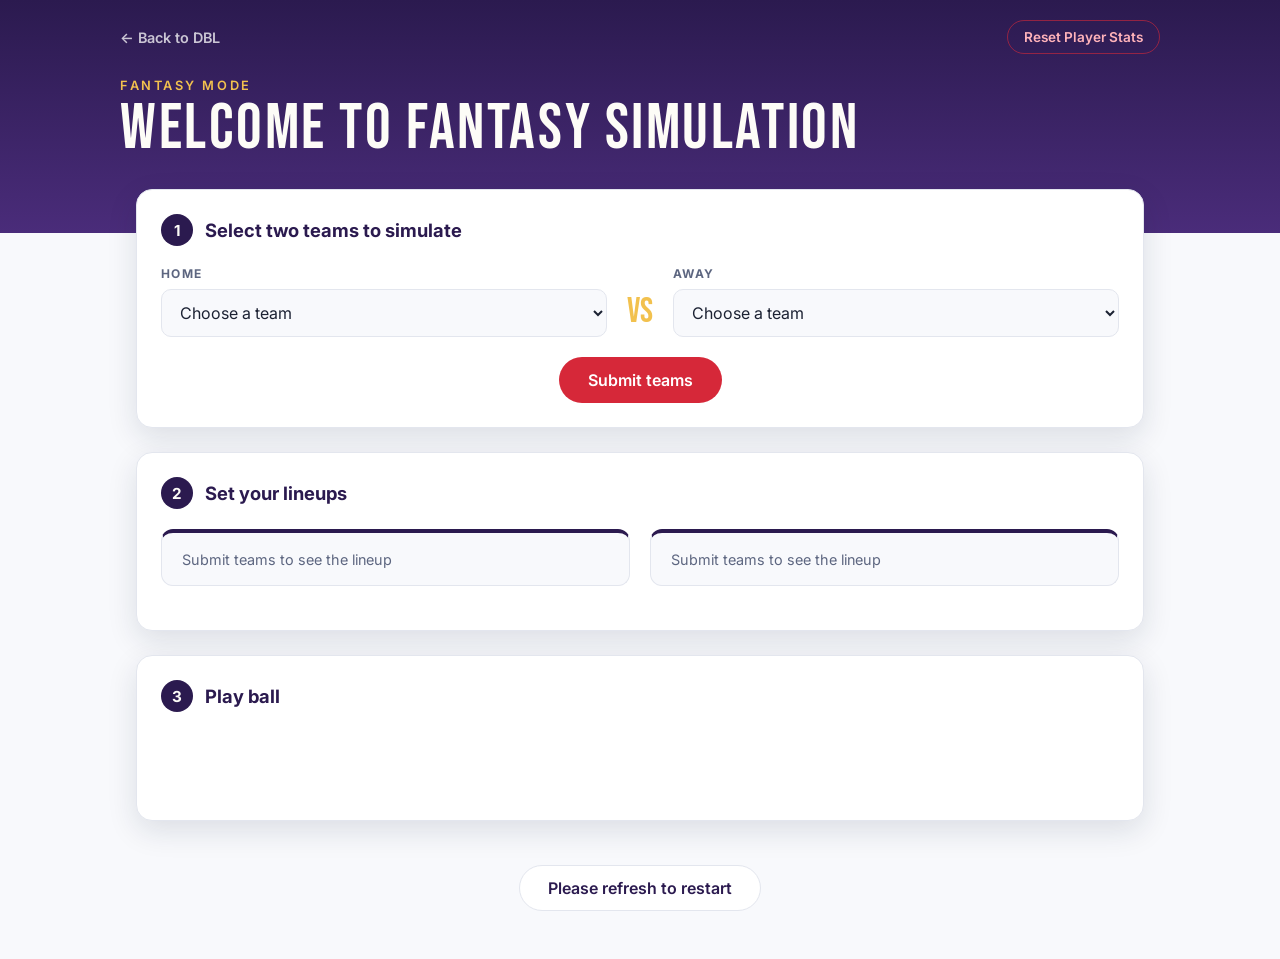
<file: fantasySimulationPage.html>
<!DOCTYPE html>
<html lang="en">
<head>
    <meta charset="UTF-8">
    <meta name="viewport" content="width=device-width, initial-scale=1.0">
    <title>Fantasy Simulation - DBL</title>
    <link rel="preconnect" href="https://fonts.googleapis.com">
    <link rel="preconnect" href="https://fonts.gstatic.com" crossorigin>
    <link href="https://fonts.googleapis.com/css2?family=Bebas+Neue&family=Inter:wght@400;500;600;700&display=swap" rel="stylesheet">
    <link rel="stylesheet" href="simulationDesign.css">
</head>
<body class="fantasy">
    <header class="page-header">
        <div class="header-inner">
            <div class="header-top">
                <button id="goBack" class="back-link">← Back to DBL</button>
                <button id="resetStatsBtn" class="btn btn-reset">Reset Player Stats</button>
            </div>
            <p class="eyebrow">Fantasy Mode</p>
            <h1 id="title">Welcome to Fantasy Simulation</h1>
        </div>
    </header>

    <main class="page">
        <!-- Step 1: pick the teams -->
        <section class="card">
            <h2 class="step-title"><span class="step-num">1</span> Select two teams to simulate</h2>
            <div class="matchup">
                <label class="team-pick">
                    <span class="team-side">Home</span>
                    <select id="teams1" name="teams">
                        <option>Choose a team</option>
                        <option value="Korea">Korea</option>
                        <option value="America">America</option>
                        <option value="Fantasy">Fantasy</option>
                    </select>
                </label>
                <span class="vs">VS</span>
                <label class="team-pick">
                    <span class="team-side">Away</span>
                    <select id="teams2" name="teams">
                        <option>Choose a team</option>
                        <option value="Korea">Korea</option>
                        <option value="America">America</option>
                        <option value="Fantasy">Fantasy</option>
                    </select>
                </label>
            </div>
            <div class="controls">
                <button id="submitTeams" class="btn btn-primary">Submit teams</button>
                <p id="noSubmitTeam" class="error"></p>
            </div>
        </section>

        <!-- Step 2: set the lineups -->
        <section class="card">
            <h2 class="step-title"><span class="step-num">2</span> Set your lineups</h2>
            <div class="lineups">
                <div id="lineupDisplay1" class="lineup-card"></div>
                <div id="lineupDisplay2" class="lineup-card"></div>
            </div>
            <div class="controls">
                <button id="submitRoster" class="btn btn-primary" style="display: none;">Submit chosen roster</button>
                <p id="rosterSubmitted" class="success" style="display: none;">Roster Submitted!</p>
            </div>
        </section>

        <!-- Step 3: play the game -->
        <section class="card">
            <h2 class="step-title"><span class="step-num">3</span> Play ball</h2>
            <div class="controls">
                <button id="submitStart" class="btn btn-primary" style="display: none;">Click to start</button>
                <p id="cantStart" class="status"></p>
            </div>

            <div id="scoreDisplay"></div>

            <div class="feed">
                <div>
                    <p id="topInning" class="feed-title"></p>
                    <p id="displayTopInning" class="feed-log"></p>
                    <p id="inningScoreTop" class="feed-score"></p>
                </div>
                <div>
                    <p id="bottomInning" class="feed-title"></p>
                    <p id="displayBottomInning" class="feed-log"></p>
                    <p id="inningScoreBottom" class="feed-score"></p>
                </div>
            </div>

            <div class="result">
                <p id="score" class="final-score"></p>
                <p id="result" class="result-text"></p>
                <button id="saveStatsBtn" class="btn btn-primary" style="display: none;">Save Player Stats</button>
            </div>
        </section>

        <div class="controls">
            <button id="refresh" class="btn btn-ghost">Please refresh to restart</button>
        </div>
    </main>

    <script src="fantasySimulationFunction.js"></script>
</body>
</html>
</file>
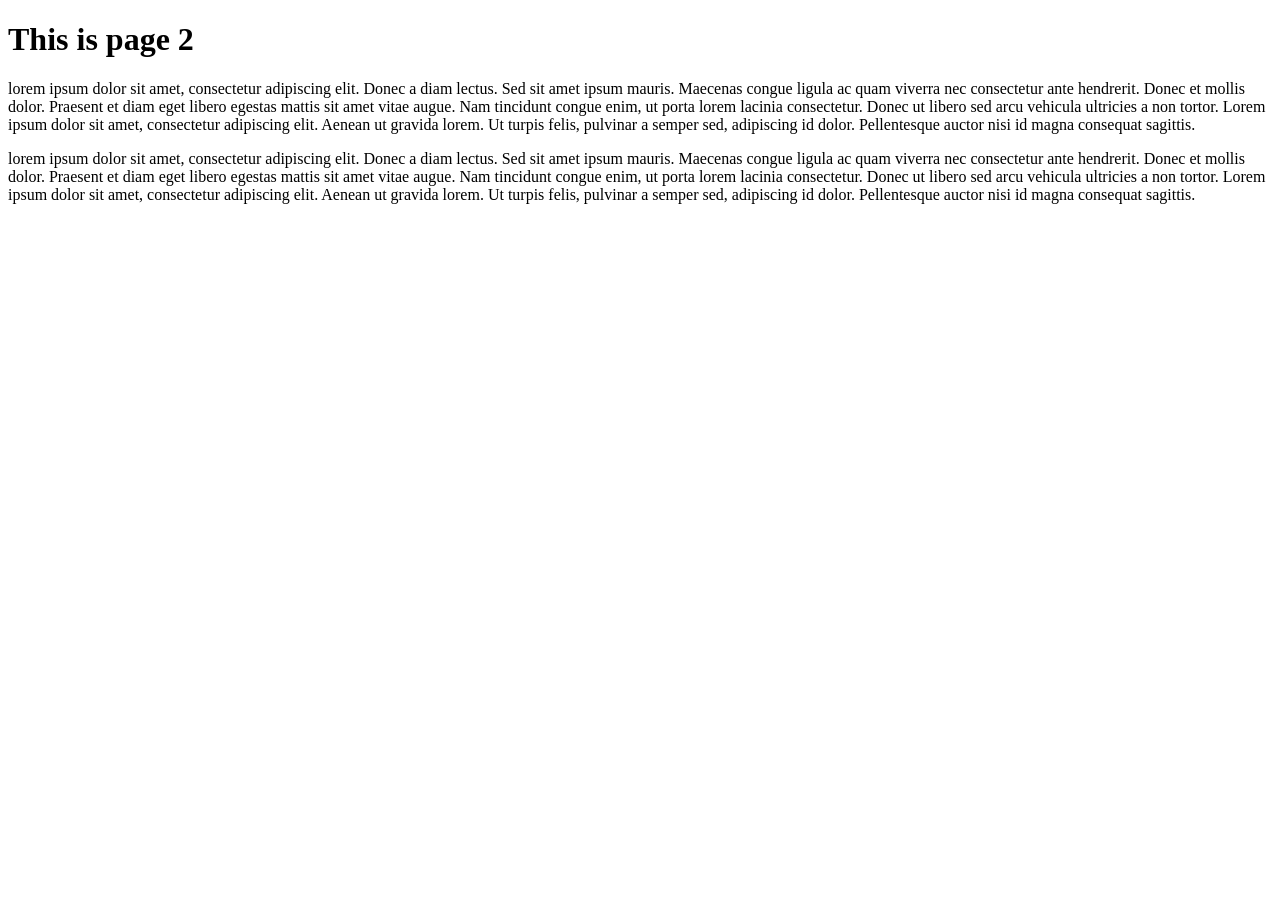
<file: page2.html>
<!DOCTYPE html>
<html lang="en">
<head>
    <meta charset="UTF-8">
    <meta name="viewport" content="width=>, initial-scale=1.0">
    <title>Document</title>
    <link rel="stylesheet" href="style.css">
</head>
<body>

    <h1>This is page 2</h1>
    <p>lorem ipsum dolor sit amet, consectetur adipiscing elit. Donec a diam lectus. Sed sit amet ipsum mauris. Maecenas congue ligula ac quam viverra nec consectetur ante hendrerit. Donec et mollis dolor. Praesent et diam eget libero egestas mattis sit amet vitae augue. Nam tincidunt congue enim, ut porta lorem lacinia consectetur. Donec ut libero sed arcu vehicula ultricies a non tortor. Lorem ipsum dolor sit amet, consectetur adipiscing elit. Aenean ut gravida lorem. Ut turpis felis, pulvinar a semper sed, adipiscing id dolor. Pellentesque auctor nisi id magna consequat sagittis.</p>
    <p>lorem ipsum dolor sit amet, consectetur adipiscing elit. Donec a diam lectus. Sed sit amet ipsum mauris. Maecenas congue ligula ac quam viverra nec consectetur ante hendrerit. Donec et mollis dolor. Praesent et diam eget libero egestas mattis sit amet vitae augue. Nam tincidunt congue enim, ut porta lorem lacinia consectetur. Donec ut libero sed arcu vehicula ultricies a non tortor. Lorem ipsum dolor sit amet, consectetur adipiscing elit. Aenean ut gravida lorem. Ut turpis felis, pulvinar a semper sed, adipiscing id dolor. Pellentesque auctor nisi id magna consequat sagittis.</p>
</body>
</html>
</file>
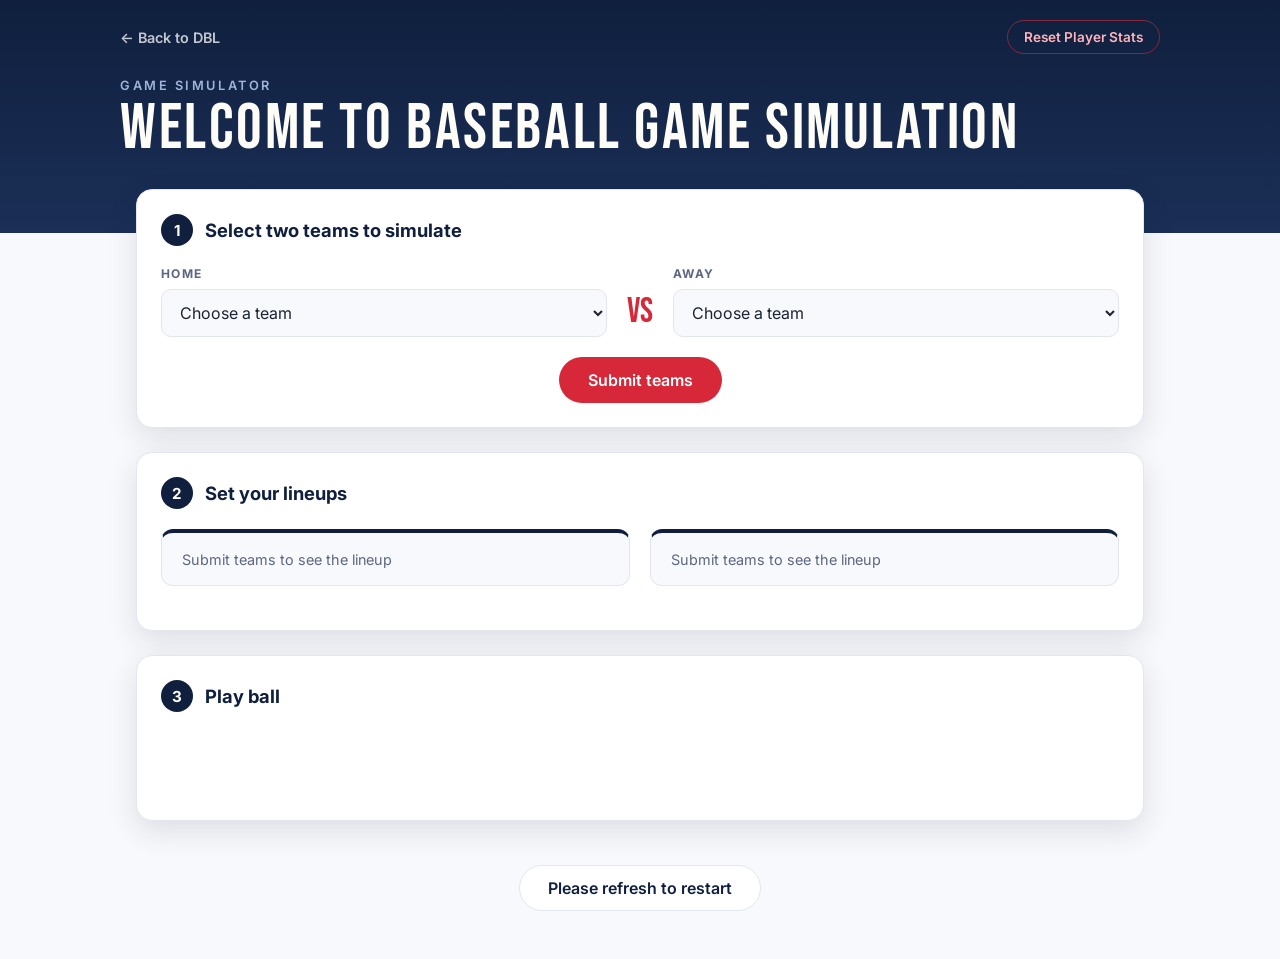
<file: simulationPage.html>
<!DOCTYPE html>
<html lang="en">
<head>
    <meta charset="UTF-8">
    <meta name="viewport" content="width=device-width, initial-scale=1.0">
    <title>Game Simulation - DBL</title>
    <link rel="preconnect" href="https://fonts.googleapis.com">
    <link rel="preconnect" href="https://fonts.gstatic.com" crossorigin>
    <link href="https://fonts.googleapis.com/css2?family=Bebas+Neue&family=Inter:wght@400;500;600;700&display=swap" rel="stylesheet">
    <link rel="stylesheet" href="simulationDesign.css">
</head>
<body>
    <header class="page-header">
        <div class="header-inner">
            <div class="header-top">
                <button id="goBack" class="back-link">← Back to DBL</button>
                <button id="resetStatsBtn" class="btn btn-reset">Reset Player Stats</button>
            </div>
            <p class="eyebrow">Game Simulator</p>
            <h1 id="title">Welcome to Baseball Game Simulation</h1>
        </div>
    </header>

    <main class="page">
        <!-- Step 1: pick the teams -->
        <section class="card">
            <h2 class="step-title"><span class="step-num">1</span> Select two teams to simulate</h2>
            <div class="matchup">
                <label class="team-pick">
                    <span class="team-side">Home</span>
                    <select id="teams1" name="teams">
                        <option>Choose a team</option>
                        <option value="Kia Tigers">Kia Tigers</option>
                        <option value="Lotte Giants">Lotte Giants</option>
                        <option value="LG Twins">LG Twins</option>
                        <option value="Samsung Lions">Samsung Lions</option>
                    </select>
                </label>
                <span class="vs">VS</span>
                <label class="team-pick">
                    <span class="team-side">Away</span>
                    <select id="teams2" name="teams">
                        <option>Choose a team</option>
                        <option value="Kia Tigers">Kia Tigers</option>
                        <option value="Lotte Giants">Lotte Giants</option>
                        <option value="LG Twins">LG Twins</option>
                        <option value="Samsung Lions">Samsung Lions</option>
                    </select>
                </label>
            </div>
            <div class="controls">
                <button id="submitTeams" class="btn btn-primary">Submit teams</button>
                <p id="noSubmitTeam" class="error"></p>
            </div>
        </section>

        <!-- Step 2: set the lineups -->
        <section class="card">
            <h2 class="step-title"><span class="step-num">2</span> Set your lineups</h2>
            <div class="lineups">
                <div id="lineupDisplay1" class="lineup-card"></div>
                <div id="lineupDisplay2" class="lineup-card"></div>
            </div>
            <div class="controls">
                <button id="submitRoster" class="btn btn-primary" style="display: none;">Submit chosen roster</button>
                <p id="rosterSubmitted" class="success" style="display: none;">Roster Submitted!</p>
            </div>
        </section>

        <!-- Step 3: play the game -->
        <section class="card">
            <h2 class="step-title"><span class="step-num">3</span> Play ball</h2>
            <div class="controls">
                <button id="submitStart" class="btn btn-primary" style="display: none;">Click to start</button>
                <p id="cantStart" class="status"></p>
            </div>

            <div id="scoreDisplay"></div>

            <div class="feed">
                <div>
                    <p id="topInning" class="feed-title"></p>
                    <p id="displayTopInning" class="feed-log"></p>
                    <p id="inningScoreTop" class="feed-score"></p>
                </div>
                <div>
                    <p id="bottomInning" class="feed-title"></p>
                    <p id="displayBottomInning" class="feed-log"></p>
                    <p id="inningScoreBottom" class="feed-score"></p>
                </div>
            </div>

            <div class="result">
                <p id="score" class="final-score"></p>
                <p id="result" class="result-text"></p>
                <button id="saveStatsBtn" class="btn btn-primary" style="display: none;">Save Player Stats</button>
            </div>
        </section>

        <div class="controls">
            <button id="refresh" class="btn btn-ghost">Please refresh to restart</button>
        </div>
    </main>

    <script src="simulationFunction.js"></script>
</body>
</html>
</file>
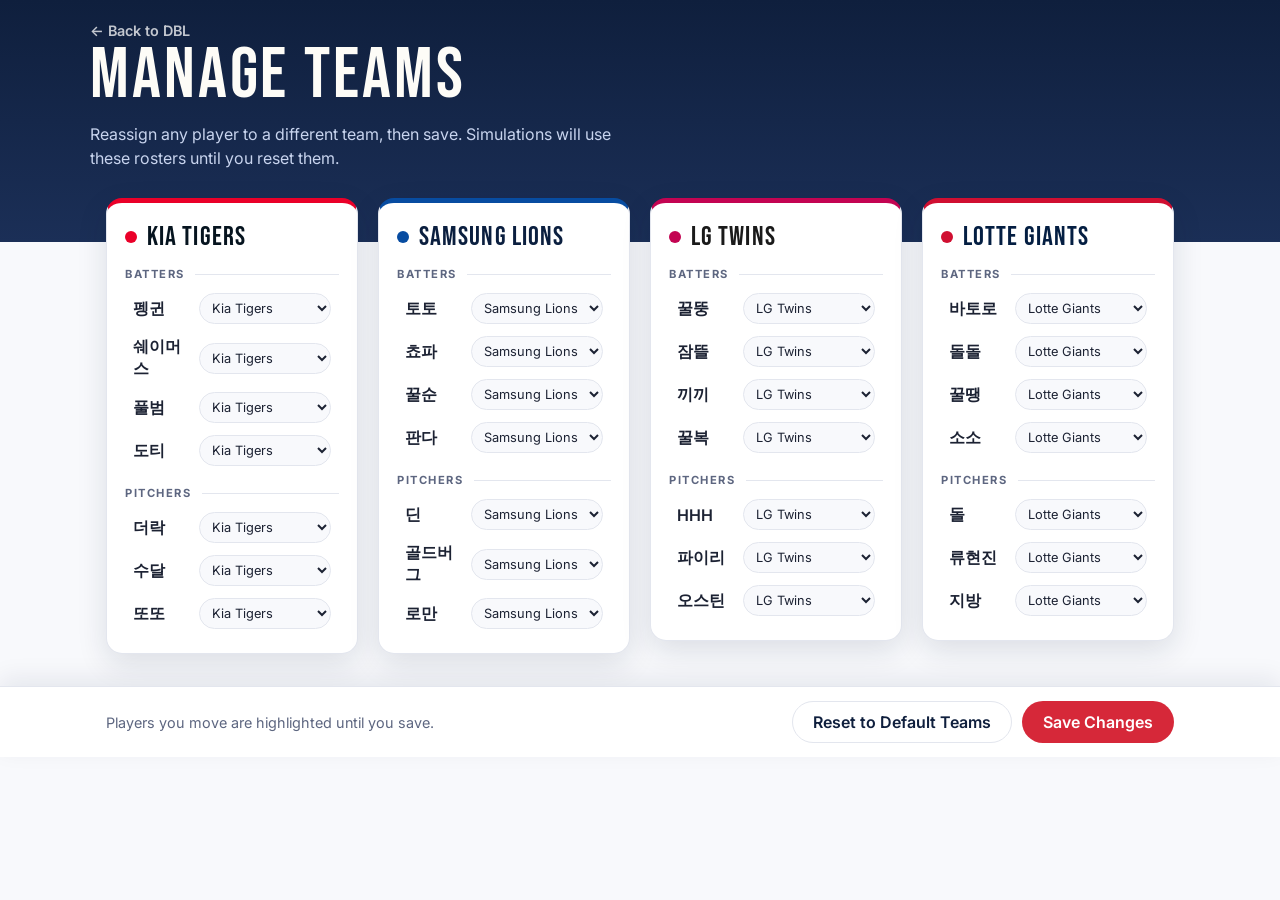
<file: teamManager.html>
<!DOCTYPE html>
<html lang="en">
<head>
    <meta charset="UTF-8">
    <meta name="viewport" content="width=device-width, initial-scale=1.0">
    <title>Manage Teams - DBL</title>
    <link rel="preconnect" href="https://fonts.googleapis.com">
    <link rel="preconnect" href="https://fonts.gstatic.com" crossorigin>
    <link href="https://fonts.googleapis.com/css2?family=Bebas+Neue&family=Inter:wght@400;500;600;700&display=swap" rel="stylesheet">
    <link rel="stylesheet" href="teamManagerDesign.css">
</head>
<body>
    <header class="page-header">
        <div class="header-inner">
            <button id="goBack" class="back-link">← Back to DBL</button>
            <h1 id="title">Manage Teams</h1>
            <p id="subtitle">Reassign any player to a different team, then save. Simulations will use these rosters until you reset them.</p>
        </div>
    </header>

    <main class="page">
        <div id="teamBoard"></div>
    </main>

    <div id="actionBar">
        <div class="messages">
            <p class="hint">Players you move are highlighted until you save.</p>
            <p id="warning"></p>
            <p id="savedMsg"></p>
        </div>
        <div class="buttons">
            <button id="resetTeamsBtn" class="btn btn-ghost">Reset to Default Teams</button>
            <button id="saveTeamsBtn" class="btn btn-primary">Save Changes</button>
        </div>
    </div>

    <script src="teamManagerFunction.js"></script>
</body>
</html>
</file>
<file: simulationDesign.css>
/* ===== Theme (same colours as the other pages) ===== */
:root {
    --navy: #0f1f3d;
    --navy-2: #1b2f57;
    --red: #d62839;
    --grass: #2f7d32;
    --chalk: #fdfcf7;
    --ink: #1c2233;
    --muted: #5d6680;
    --line: #e3e6ee;
    --soft: #f8f9fc;
    --radius: 16px;
    --shadow: 0 10px 30px rgba(15, 31, 61, 0.12);
}

* {
    box-sizing: border-box;
}

body {
    margin: 0;
    min-height: 100vh;
    font-family: 'Inter', system-ui, sans-serif;
    color: var(--ink);
    background: var(--soft);
}

/* ===== Header ===== */
.page-header {
    padding: 20px 16px 72px;
    color: var(--chalk);
    background: linear-gradient(180deg, var(--navy), var(--navy-2));
}

.header-inner {
    max-width: 1040px;
    margin: 0 auto;
}

.header-top {
    display: flex;
    align-items: center;
    justify-content: space-between;
    gap: 16px;
}

.back-link {
    padding: 0;
    font: inherit;
    font-size: 0.9rem;
    font-weight: 600;
    color: rgba(255, 255, 255, 0.75);
    background: none;
    border: none;
    cursor: pointer;
}

.back-link:hover {
    color: #fff;
}

.eyebrow {
    margin: 24px 0 4px;
    font-size: 0.8rem;
    font-weight: 600;
    letter-spacing: 0.2em;
    text-transform: uppercase;
    color: #9fb4dd;
}

#title {
    margin: 0;
    font-family: 'Bebas Neue', Impact, sans-serif;
    font-weight: 400;
    font-size: clamp(2.4rem, 7vw, 4rem);
    line-height: 1;
    letter-spacing: 0.04em;
}

/* ===== Page layout ===== */
.page {
    max-width: 1040px;
    margin: -44px auto 0;   /* pull the cards up over the header */
    padding: 0 16px 48px;
    display: flex;
    flex-direction: column;
    gap: 24px;
}

/* Hide message paragraphs until the script puts text in them */
.page p:empty {
    display: none;
}

/* ===== Cards and step headings ===== */
.card {
    padding: 24px;
    background: #fff;
    border: 1px solid var(--line);
    border-radius: var(--radius);
    box-shadow: var(--shadow);
}

.step-title {
    display: flex;
    align-items: center;
    gap: 12px;
    margin: 0 0 20px;
    font-size: 1.15rem;
    color: var(--navy);
}

.step-num {
    flex-shrink: 0;   /* keep it a circle when the heading wraps */
    display: grid;
    place-items: center;
    width: 32px;
    height: 32px;
    border-radius: 50%;
    font-size: 0.95rem;
    color: var(--chalk);
    background: var(--navy);
}

/* ===== Step 1: matchup ===== */
.matchup {
    display: grid;
    grid-template-columns: 1fr auto 1fr;
    align-items: end;
    gap: 20px;
}

.team-pick {
    display: flex;
    flex-direction: column;
    gap: 8px;
}

.team-side {
    font-size: 0.75rem;
    font-weight: 700;
    letter-spacing: 0.12em;
    text-transform: uppercase;
    color: var(--muted);
}

.vs {
    padding-bottom: 4px;
    font-family: 'Bebas Neue', Impact, sans-serif;
    font-size: 2.2rem;
    color: var(--red);
}

select {
    width: 100%;
    padding: 12px 14px;
    font: inherit;
    color: var(--ink);
    background: var(--soft);
    border: 1px solid var(--line);
    border-radius: 10px;
    cursor: pointer;
}

select:focus {
    outline: 2px solid var(--navy);
    outline-offset: 1px;
}

/* ===== Buttons and messages ===== */
.controls {
    display: flex;
    flex-direction: column;
    align-items: center;
    gap: 10px;
    margin-top: 20px;
}

.btn {
    padding: 12px 28px;
    font: inherit;
    font-weight: 600;
    border: 1px solid transparent;
    border-radius: 999px;
    cursor: pointer;
    transition: transform 0.15s ease, background-color 0.15s ease;
}

.btn:hover {
    transform: translateY(-2px);
}

.btn-primary {
    color: #fff;
    background: var(--red);
}

.btn-primary:hover {
    background: #a91d2c;
}

.btn-ghost {
    color: var(--navy);
    background: #fff;
    border-color: var(--line);
}

/* "Reset Player Stats" in the header: quiet, turns red on hover */
.btn-reset {
    padding: 8px 16px;
    font-size: 0.85rem;
    color: #ffb3ba;
    background: transparent;
    border-color: rgba(214, 40, 57, 0.6);
}

.btn-reset:hover {
    color: #fff;
    background: var(--red);
}

.error {
    margin: 0;
    font-weight: 500;
    color: var(--red);
}

.success {
    margin: 0;
    font-weight: 600;
    color: var(--grass);
}

.status {
    margin: 0;
    padding: 6px 14px;
    font-weight: 600;
    color: var(--navy);
    background: #eef2fa;
    border-radius: 999px;
}

/* ===== Step 2: lineup cards ===== */
.lineups {
    display: grid;
    grid-template-columns: 1fr 1fr;
    gap: 20px;
}

.lineup-card {
    padding: 16px 20px;
    background: var(--soft);
    border: 1px solid var(--line);
    border-top: 4px solid var(--navy);
    border-radius: 12px;
}

/* Placeholder text while the card has no lineup yet */
.lineup-card:empty::before {
    content: "Submit teams to see the lineup";
    font-size: 0.9rem;
    color: var(--muted);
}

.lineup-card h3 {
    margin: 0 0 8px;
    font-size: 1rem;
    color: var(--navy);
}

.lineup-card ul {
    margin: 0;
    padding: 0;
}

/* Each "Batter 1: [dropdown]" row */
.lineup-card div {
    display: flex;
    align-items: center;
    justify-content: space-between;
    gap: 12px;
    padding: 6px 0;
    border-bottom: 1px dashed var(--line);
}

.lineup-card label {
    font-size: 0.9rem;
    color: var(--muted);
    white-space: nowrap;
}

.lineup-card select {
    width: auto;
    min-width: 140px;
    padding: 8px 10px;
    background: #fff;
}

/* ===== Step 3: scoreboard ===== */
#scoreDisplay {
    margin-top: 20px;
    overflow-x: auto;
}

.scoreboard {
    width: 100%;
    border-collapse: collapse;
    text-align: center;
    font-variant-numeric: tabular-nums;
    color: #ffd166;
    background: #0b1426;
    border-radius: 12px;
    overflow: hidden;
}

.scoreboard th {
    padding: 10px 8px;
    font-size: 0.75rem;
    letter-spacing: 0.1em;
    color: #9fb4dd;
    background: var(--navy-2);
}

.scoreboard td {
    min-width: 36px;
    padding: 12px 8px;
    font-size: 1.2rem;
    font-weight: 700;
    border-top: 1px solid rgba(255, 255, 255, 0.08);
}

/* Team name column */
.scoreboard th:first-child,
.scoreboard td:first-child {
    padding-left: 16px;
    text-align: left;
    white-space: nowrap;
}

.scoreboard td:first-child {
    font-size: 0.95rem;
    color: var(--chalk);
}

/* Runs (R) column */
.scoreboard th:last-child,
.scoreboard td:last-child {
    color: var(--chalk);
    background: var(--red);
}

/* ===== Step 3: play-by-play ===== */
.feed {
    display: grid;
    grid-template-columns: 1fr 1fr;
    gap: 20px;
    margin-top: 20px;
}

.feed-title {
    margin: 0 0 8px;
    font-weight: 700;
    color: var(--navy);
}

.feed-log {
    margin: 0;
    max-height: 320px;
    overflow-y: auto;
    padding: 12px 14px;
    font-size: 0.9rem;
    line-height: 1.7;
    background: var(--soft);
    border-left: 4px solid var(--grass);
    border-radius: 8px;
}

/* "// Pitcher changed to ... //" lines */
.feed-log i {
    font-size: 0.85rem;
    color: var(--red);
}

.feed-score {
    margin: 8px 0 0;
    font-weight: 600;
    color: var(--muted);
}

/* ===== Step 3: final result ===== */
.result {
    display: flex;
    flex-direction: column;
    align-items: center;
    gap: 8px;
    margin-top: 24px;
    text-align: center;
}

.final-score {
    margin: 0;
    font-family: 'Bebas Neue', Impact, sans-serif;
    font-size: 3rem;
    letter-spacing: 0.04em;
    color: var(--navy);
}

.result-text {
    margin: 0;
    font-size: 1.2rem;
    font-weight: 600;
    color: var(--red);
}

/* ===== Phones ===== */
@media (max-width: 700px) {
    .matchup,
    .lineups,
    .feed {
        grid-template-columns: 1fr;
    }

    .vs {
        padding: 0;
        text-align: center;
    }
}

/* ===== Fantasy page: same layout, "all-star" purple and gold ===== */
.fantasy {
    --navy: #2b1a4f;
    --navy-2: #4a2c7a;
}

.fantasy .eyebrow,
.fantasy .vs {
    color: #f2c14e;
}

/* The Fantasy team has 16 batters + 12 pitchers, so scroll inside the card */
.fantasy .lineup-card {
    max-height: 520px;
    overflow-y: auto;
}
</file>
<file: style.css>
/*body{
            background-color: black;
        }
        h1{
            color:white;
        }
        p{
            background-color: gray;
            color:white;
            font-family: "consolas", Helvetica, sans-serif;
        }*/
/*h1{
    border-top-style: dotted;
    border-bottom-style: dotted;
    border-left-style: double;
    border-left-width: 10px;
    border-left-color:
}
p{
    border-style: solid;
    border-radius: 10px;
    padding: 5px;
}*/
/*
body{
    h1{

    background: linear-gradient(to right skyblue,green);
    background-repeat: no-repeat;
    background-attachment: fixed;
}
p{
    background: linear-gradient(to right white, skyblue);
    background: linear-gradient(to left skyblue,white);
    background-repeat: no-repeat;
    background-attachment: fixed;
}
}*/

/*
body{
    margin: 0px;
}
#box1{
    border: 5px solid;
    width: 250px;
    height: 250px;
    font-size: 22px;
    background: greenyellow;
    margin: 50px;
   margin-left: auto;
   margin-right: auto;

}
#box2{
    border: 5px solid;
    width: 100%;
    height: 250px;
    font-size: 22px;
    background: dodgerblue;
}
*/
/*
img{
    float: left;
}*/
</file>
<file: teamManagerDesign.css>
/* ===== Theme (same colours as mainDesign.css and team.css) ===== */
:root {
    --navy: #0f1f3d;
    --navy-2: #1b2f57;
    --red: #d62839;
    --grass: #2f7d32;
    --chalk: #fdfcf7;
    --ink: #1c2233;
    --muted: #5d6680;
    --line: #e3e6ee;
    --soft: #f8f9fc;
    --radius: 16px;
    --shadow: 0 10px 30px rgba(15, 31, 61, 0.12);
}

/* Team colours, picked by the data-team attribute on each panel */
.teamPanel[data-team="Kia Tigers"]    { --team: #ea0029; --team-dark: #06141f; }
.teamPanel[data-team="LG Twins"]      { --team: #c30452; --team-dark: #1a1a1a; }
.teamPanel[data-team="Lotte Giants"]  { --team: #d00f31; --team-dark: #041e42; }
.teamPanel[data-team="Samsung Lions"] { --team: #074ca1; --team-dark: #0b1f3f; }

* {
    box-sizing: border-box;
}

body {
    margin: 0;
    min-height: 100vh;
    font-family: 'Inter', system-ui, sans-serif;
    color: var(--ink);
    background: var(--soft);
}

/* ===== Header ===== */
.page-header {
    padding: 20px 16px 72px;
    color: var(--chalk);
    background: linear-gradient(180deg, var(--navy), var(--navy-2));
}

.header-inner {
    max-width: 1100px;
    margin: 0 auto;
}

.back-link {
    padding: 0;
    font: inherit;
    font-size: 0.9rem;
    font-weight: 600;
    color: rgba(255, 255, 255, 0.75);
    background: none;
    border: none;
    cursor: pointer;
}

.back-link:hover {
    color: #fff;
}

.eyebrow {
    margin: 24px 0 4px;
    font-size: 0.8rem;
    font-weight: 600;
    letter-spacing: 0.2em;
    text-transform: uppercase;
    color: #9fb4dd;
}

#title {
    margin: 0;
    font-family: 'Bebas Neue', Impact, sans-serif;
    font-weight: 400;
    font-size: clamp(2.8rem, 8vw, 4.5rem);
    line-height: 1;
    letter-spacing: 0.04em;
}

#subtitle {
    max-width: 560px;
    margin: 10px 0 0;
    line-height: 1.5;
    color: #c8d4ee;
}

/* ===== Team board ===== */
.page {
    max-width: 1100px;
    margin: -44px auto 0;   /* pull the panels up over the header */
    padding: 0 16px 32px;
}

#teamBoard {
    display: grid;
    /* As many 240px+ columns as fit: 4 on a laptop, 2 on a tablet, 1 on a phone */
    grid-template-columns: repeat(auto-fit, minmax(240px, 1fr));
    gap: 20px;
    align-items: start;
}

.teamPanel {
    padding: 18px;
    background: #fff;
    border: 1px solid var(--line);
    border-top: 5px solid var(--team);
    border-radius: var(--radius);
    box-shadow: var(--shadow);
}

.teamPanel h2 {
    display: flex;
    align-items: center;
    gap: 10px;
    margin: 0 0 8px;
    font-family: 'Bebas Neue', Impact, sans-serif;
    font-weight: 400;
    font-size: 1.7rem;
    letter-spacing: 0.04em;
    color: var(--team-dark);
}

/* Small team-colour dot before the team name */
.teamPanel h2::before {
    content: "";
    width: 12px;
    height: 12px;
    border-radius: 50%;
    background: var(--team);
}

/* "Batters" / "Pitchers" labels */
.teamPanel h3 {
    display: flex;
    align-items: center;
    gap: 10px;
    margin: 14px 0 6px;
    font-size: 0.7rem;
    font-weight: 700;
    letter-spacing: 0.14em;
    text-transform: uppercase;
    color: var(--muted);
}

.teamPanel h3::after {
    content: "";
    flex: 1;
    height: 1px;
    background: var(--line);
}

.playerRow {
    display: flex;
    align-items: center;
    justify-content: space-between;
    gap: 10px;
    padding: 6px 8px;
    border-radius: 10px;
    transition: background-color 0.15s ease;
}

.playerRow:hover {
    background: var(--soft);
}

.playerRow span {
    font-weight: 600;
    word-break: break-word;
}

.playerRow select {
    max-width: 140px;
    padding: 6px 8px;
    font: inherit;
    font-size: 0.8rem;
    color: var(--ink);
    background: var(--soft);
    border: 1px solid var(--line);
    border-radius: 999px;
    cursor: pointer;
}

.playerRow select:focus {
    outline: 2px solid var(--team);
    outline-offset: 1px;
}

/* A row whose chosen team isn't the original one (the option marked "selected") */
.playerRow:has(option:checked:not([selected])) {
    background: #fff4d6;
}

.playerRow:has(option:checked:not([selected])) select {
    color: #fff;
    background: var(--red);
    border-color: var(--red);
}

/* ===== Action bar (stays stuck to the bottom of the screen) ===== */
#actionBar {
    position: sticky;
    bottom: 0;
    display: flex;
    align-items: center;
    justify-content: space-between;
    gap: 16px;
    flex-wrap: wrap;
    padding: 14px max(16px, calc((100% - 1100px) / 2 + 16px));
    background: #fff;
    border-top: 1px solid var(--line);
    box-shadow: 0 -8px 24px rgba(15, 31, 61, 0.08);
}

.messages p {
    margin: 0;
    font-size: 0.9rem;
}

.hint {
    color: var(--muted);
}

#warning {
    font-weight: 600;
    color: var(--red);
}

#savedMsg {
    font-weight: 600;
    color: var(--grass);
}

/* Hide the messages until the script writes something in them */
#warning:empty,
#savedMsg:empty {
    display: none;
}

.buttons {
    display: flex;
    gap: 10px;
}

.btn {
    padding: 10px 20px;
    font: inherit;
    font-weight: 600;
    border: 1px solid transparent;
    border-radius: 999px;
    cursor: pointer;
    transition: transform 0.15s ease, background-color 0.15s ease;
}

.btn:hover {
    transform: translateY(-2px);
}

.btn-primary {
    color: #fff;
    background: var(--red);
}

.btn-primary:hover {
    background: #a91d2c;
}

.btn-ghost {
    color: var(--navy);
    background: transparent;
    border-color: var(--line);
}

.btn-ghost:hover {
    background: var(--soft);
}
</file>
